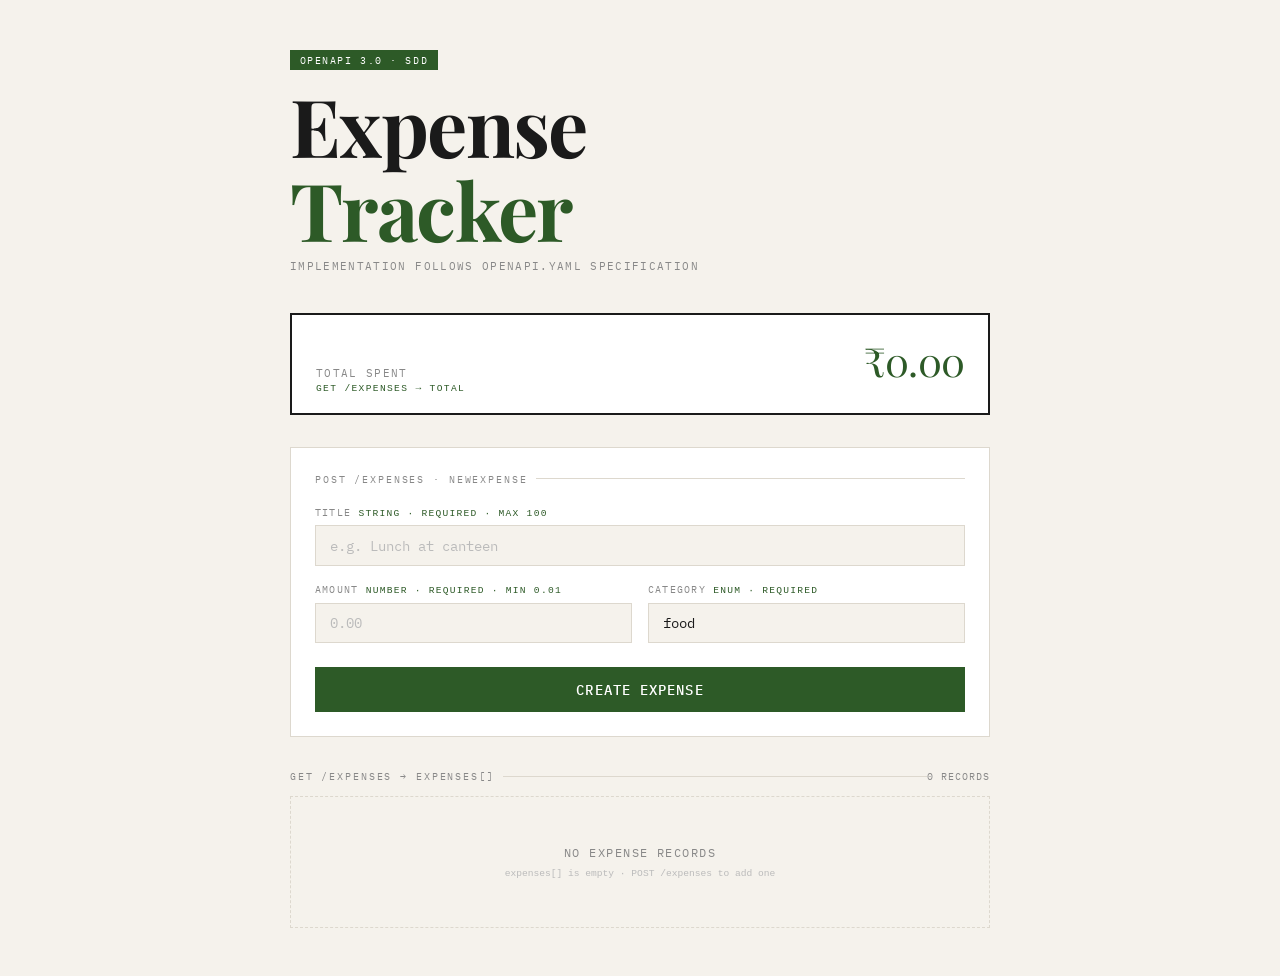
<file: index.html>
<!doctype html>
<html lang="en">
  <head>
    <meta charset="UTF-8" />
    <meta name="viewport" content="width=device-width, initial-scale=1.0" />
    <title>Expense Tracker — SDD</title>
    <link
      href="https://fonts.googleapis.com/css2?family=Playfair+Display:wght@700&family=IBM+Plex+Mono:wght@400;500&display=swap"
      rel="stylesheet"
    />
    <link rel="stylesheet" href="style.css" />
  </head>
  <body>
    <div class="container">
      <header>
        <div class="spec-badge">OpenAPI 3.0 · SDD</div>
        <h1>Expense<br /><span>Tracker</span></h1>
        <p class="subtitle">
          Implementation follows openapi.yaml specification
        </p>
      </header>

      <!-- Total — maps to GET /expenses → response.total -->
      <div class="total-card">
        <div class="total-label">
          Total Spent
          <code>GET /expenses → total</code>
        </div>
        <div class="total-value" id="total">₹0.00</div>
      </div>

      <!-- Form — maps to POST /expenses (NewExpense schema) -->
      <div class="form-card">
        <div class="section-label">POST /expenses · NewExpense</div>

        <div class="field">
          <label>title <code>string · required · max 100</code></label>
          <input
            type="text"
            id="title"
            placeholder="e.g. Lunch at canteen"
            maxlength="100"
          />
          <div class="field-error" id="err-title">
            Title is required (min 1 character)
          </div>
        </div>

        <div class="form-row">
          <div class="field">
            <label>amount <code>number · required · min 0.01</code></label>
            <input
              type="number"
              id="amount"
              placeholder="0.00"
              min="0.01"
              step="0.01"
            />
            <div class="field-error" id="err-amount">
              Amount must be greater than 0
            </div>
          </div>

          <div class="field">
            <label>category <code>enum · required</code></label>
            <select id="category">
              <option value="food">food</option>
              <option value="travel">travel</option>
              <option value="shopping">shopping</option>
              <option value="health">health</option>
              <option value="other">other</option>
            </select>
          </div>
        </div>

        <button class="btn-submit" onclick="createExpense()">
          Create Expense
        </button>
      </div>

      <!-- List — maps to GET /expenses → expenses[] -->
      <div class="list-header">
        <div class="section-label" style="margin-bottom: 0; flex: 1">
          GET /expenses → expenses[]
        </div>
        <span class="list-count" id="count">0 records</span>
      </div>

      <ul id="expense-list"></ul>
    </div>

    <script src="script.js" defer></script>
  </body>
</html>
</file>
<file: style.css>
*,
      *::before,
      *::after {
        box-sizing: border-box;
        margin: 0;
        padding: 0;
      }

      :root {
        --bg: #f5f2ec;
        --surface: #ffffff;
        --border: #ddd8ce;
        --ink: #1a1a1a;
        --muted: #888;
        --accent: #2d5a27;
        --accent-light: #eaf2e8;
        --danger: #b94040;
        --tag-food: #7b4f12;
        --tag-travel: #1a4d6b;
        --tag-shopping: #5b2d8a;
        --tag-health: #1d6b5b;
        --tag-other: #555;
      }

      body {
        background: var(--bg);
        color: var(--ink);
        font-family: "IBM Plex Mono", monospace;
        min-height: 100vh;
        padding: 3rem 1.5rem;
      }

      .container {
        max-width: 700px;
        margin: 0 auto;
      }

      /* ── Header ── */
      header {
        margin-bottom: 2.5rem;
      }

      .spec-badge {
        display: inline-block;
        font-size: 0.65rem;
        letter-spacing: 0.15em;
        text-transform: uppercase;
        background: var(--accent);
        color: #fff;
        padding: 0.2rem 0.6rem;
        margin-bottom: 0.8rem;
      }

      header h1 {
        font-family: "Playfair Display", serif;
        font-size: clamp(2.8rem, 9vw, 5rem);
        line-height: 1.05;
        letter-spacing: -0.02em;
        color: var(--ink);
      }

      header h1 span {
        color: var(--accent);
      }

      .subtitle {
        font-size: 0.7rem;
        color: var(--muted);
        margin-top: 0.5rem;
        text-transform: uppercase;
        letter-spacing: 0.12em;
      }

      /* ── Total ── */
      .total-card {
        border: 2px solid var(--ink);
        padding: 1.2rem 1.5rem;
        display: flex;
        justify-content: space-between;
        align-items: baseline;
        margin-bottom: 2rem;
        background: var(--surface);
      }

      .total-label {
        font-size: 0.7rem;
        text-transform: uppercase;
        letter-spacing: 0.12em;
        color: var(--muted);
      }

      .total-label code {
        display: block;
        font-size: 0.6rem;
        color: var(--accent);
        margin-top: 0.15rem;
      }

      .total-value {
        font-family: "Playfair Display", serif;
        font-size: 2.5rem;
        color: var(--accent);
        letter-spacing: -0.02em;
      }

      /* ── Form ── */
      .form-card {
        background: var(--surface);
        border: 1px solid var(--border);
        padding: 1.5rem;
        margin-bottom: 2rem;
      }

      .section-label {
        font-size: 0.65rem;
        text-transform: uppercase;
        letter-spacing: 0.18em;
        color: var(--muted);
        margin-bottom: 1.2rem;
        display: flex;
        align-items: center;
        gap: 0.5rem;
      }

      .section-label::after {
        content: "";
        flex: 1;
        height: 1px;
        background: var(--border);
      }

      .field {
        margin-bottom: 1rem;
      }

      .field label {
        display: block;
        font-size: 0.65rem;
        text-transform: uppercase;
        letter-spacing: 0.12em;
        color: var(--muted);
        margin-bottom: 0.4rem;
      }

      .field label code {
        color: var(--accent);
        font-size: 0.6rem;
      }

      input,
      select {
        width: 100%;
        background: var(--bg);
        border: 1px solid var(--border);
        color: var(--ink);
        padding: 0.65rem 0.9rem;
        font-family: "IBM Plex Mono", monospace;
        font-size: 0.85rem;
        outline: none;
        transition: border-color 0.15s;
        -webkit-appearance: none;
        border-radius: 0;
      }

      input:focus,
      select:focus {
        border-color: var(--accent);
      }
      input::placeholder {
        color: #bbb;
      }

      .field-error {
        font-size: 0.65rem;
        color: var(--danger);
        margin-top: 0.3rem;
        display: none;
      }

      .field-error.visible {
        display: block;
      }

      .form-row {
        display: grid;
        grid-template-columns: 1fr 1fr;
        gap: 1rem;
      }

      .btn-submit {
        width: 100%;
        background: var(--accent);
        color: #fff;
        border: none;
        padding: 0.85rem;
        font-family: "IBM Plex Mono", monospace;
        font-size: 0.85rem;
        font-weight: 500;
        letter-spacing: 0.08em;
        text-transform: uppercase;
        cursor: pointer;
        margin-top: 0.5rem;
        transition: background 0.15s;
      }

      .btn-submit:hover {
        background: #214420;
      }

      /* ── List ── */
      .list-header {
        display: flex;
        justify-content: space-between;
        align-items: center;
        margin-bottom: 0.8rem;
      }

      .list-count {
        font-size: 0.65rem;
        color: var(--muted);
        text-transform: uppercase;
        letter-spacing: 0.1em;
      }

      #expense-list {
        list-style: none;
      }

      .expense-item {
        background: var(--surface);
        border: 1px solid var(--border);
        border-left: 3px solid var(--accent);
        padding: 1rem 1.2rem;
        margin-bottom: 0.5rem;
        display: grid;
        grid-template-columns: 1fr auto;
        gap: 1rem;
        align-items: center;
        animation: fadeIn 0.2s ease;
      }

      @keyframes fadeIn {
        from {
          opacity: 0;
          transform: translateY(-4px);
        }
        to {
          opacity: 1;
          transform: translateY(0);
        }
      }

      .expense-title {
        font-size: 0.9rem;
        font-weight: 500;
      }

      .expense-meta {
        font-size: 0.65rem;
        color: var(--muted);
        margin-top: 0.3rem;
        display: flex;
        gap: 0.8rem;
        align-items: center;
        flex-wrap: wrap;
      }

      .expense-meta code {
        font-size: 0.55rem;
        color: #bbb;
      }

      .category-badge {
        font-size: 0.6rem;
        text-transform: uppercase;
        letter-spacing: 0.1em;
        padding: 0.15rem 0.5rem;
        border: 1px solid currentColor;
      }

      .cat-food {
        color: var(--tag-food);
      }
      .cat-travel {
        color: var(--tag-travel);
      }
      .cat-shopping {
        color: var(--tag-shopping);
      }
      .cat-health {
        color: var(--tag-health);
      }
      .cat-other {
        color: var(--tag-other);
      }

      .expense-right {
        display: flex;
        align-items: center;
        gap: 0.8rem;
      }

      .expense-amount {
        font-family: "Playfair Display", serif;
        font-size: 1.5rem;
        color: var(--ink);
        white-space: nowrap;
      }

      .btn-delete {
        background: none;
        border: 1px solid var(--border);
        color: var(--muted);
        width: 26px;
        height: 26px;
        font-size: 0.7rem;
        cursor: pointer;
        display: flex;
        align-items: center;
        justify-content: center;
        transition:
          border-color 0.15s,
          color 0.15s;
        flex-shrink: 0;
      }

      .btn-delete:hover {
        border-color: var(--danger);
        color: var(--danger);
      }

      .empty-state {
        border: 1px dashed var(--border);
        padding: 3rem 1rem;
        text-align: center;
      }

      .empty-state p {
        font-size: 0.75rem;
        color: var(--muted);
        text-transform: uppercase;
        letter-spacing: 0.12em;
      }

      .empty-state code {
        display: block;
        font-size: 0.6rem;
        color: #bbb;
        margin-top: 0.5rem;
      }
</file>
